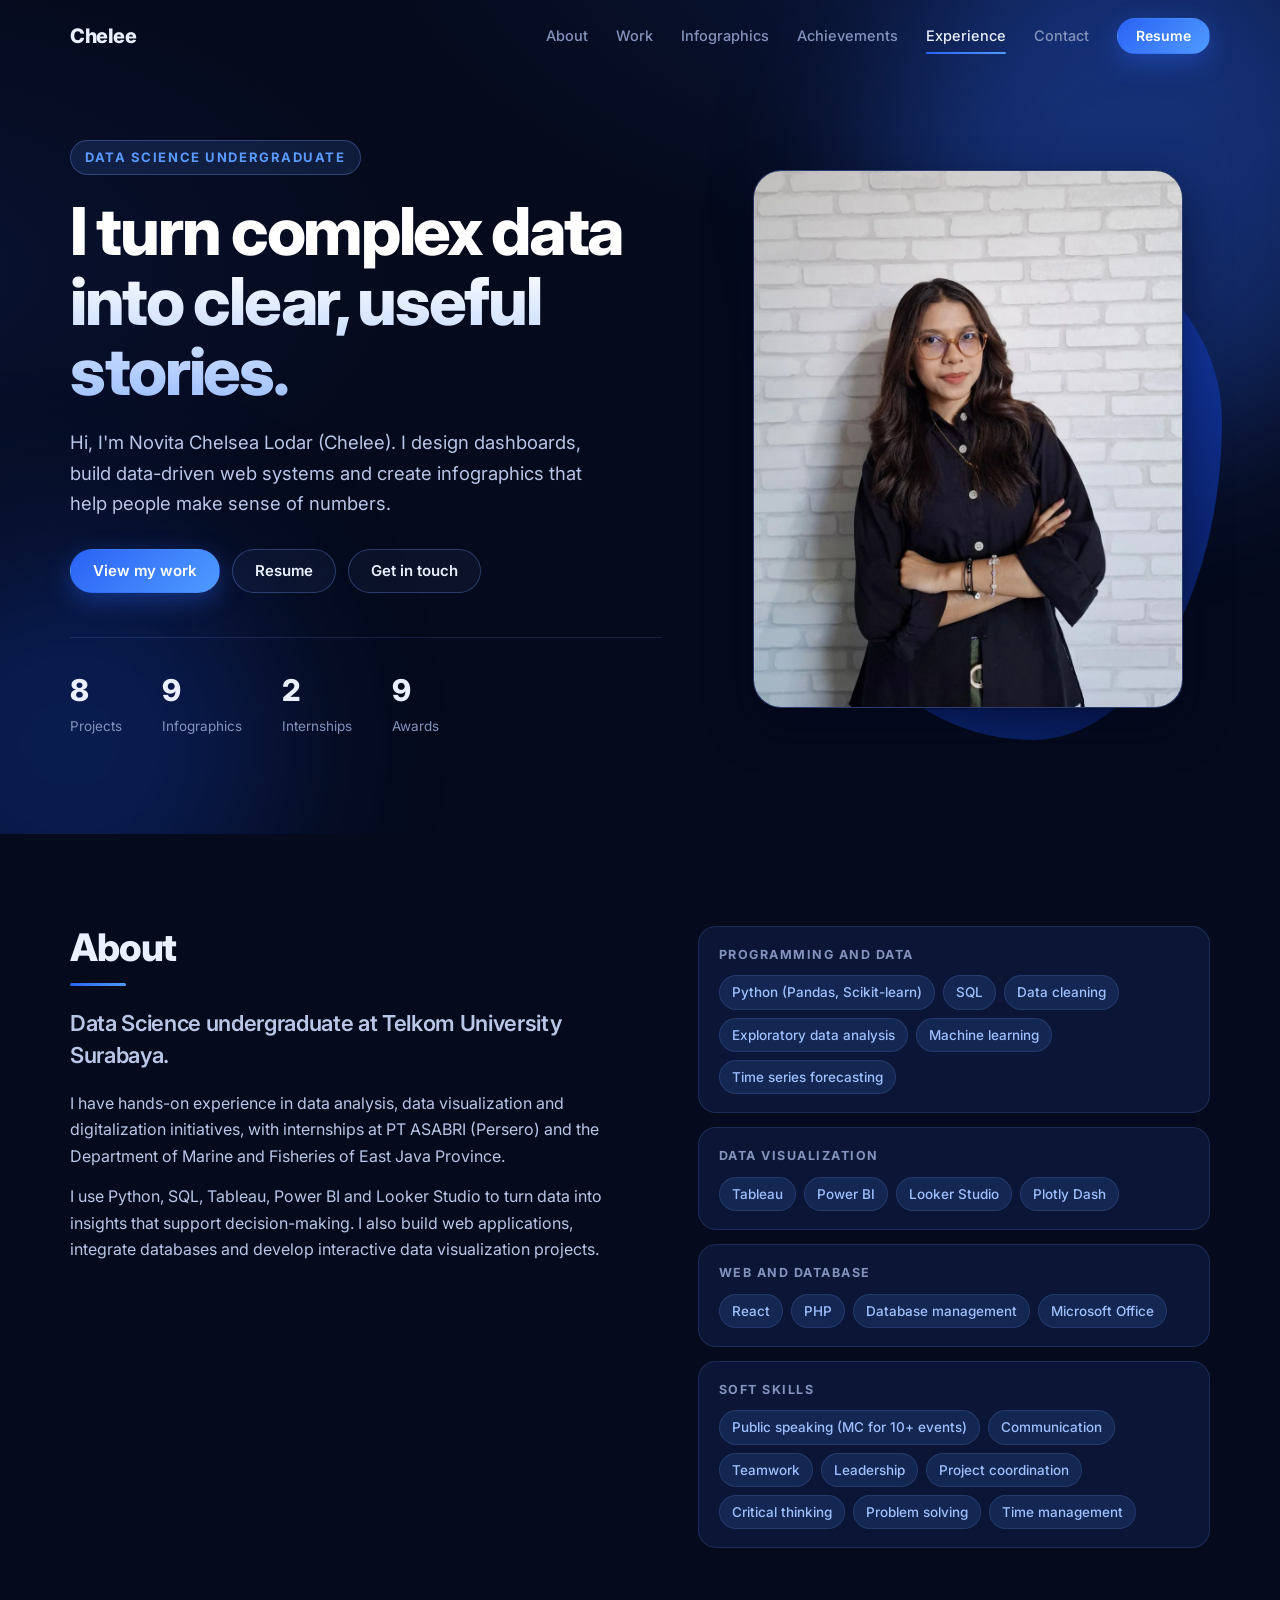
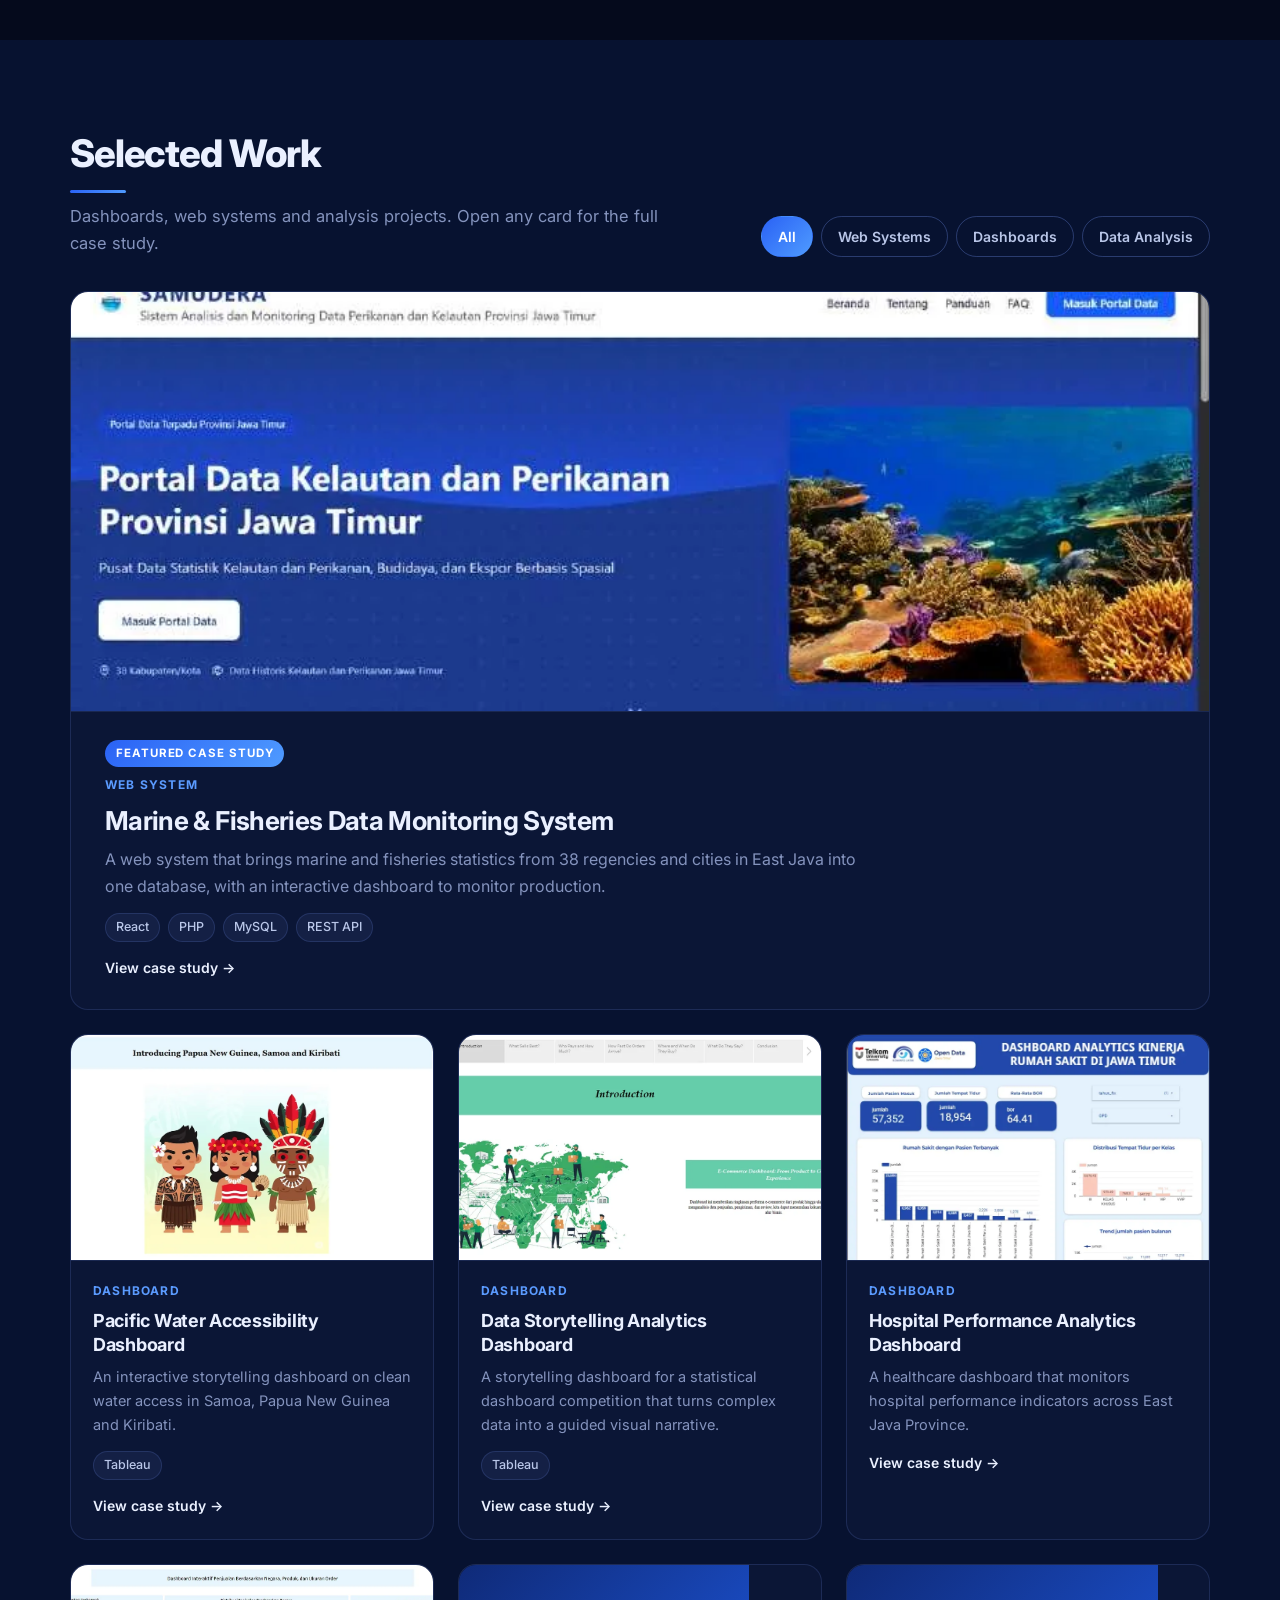
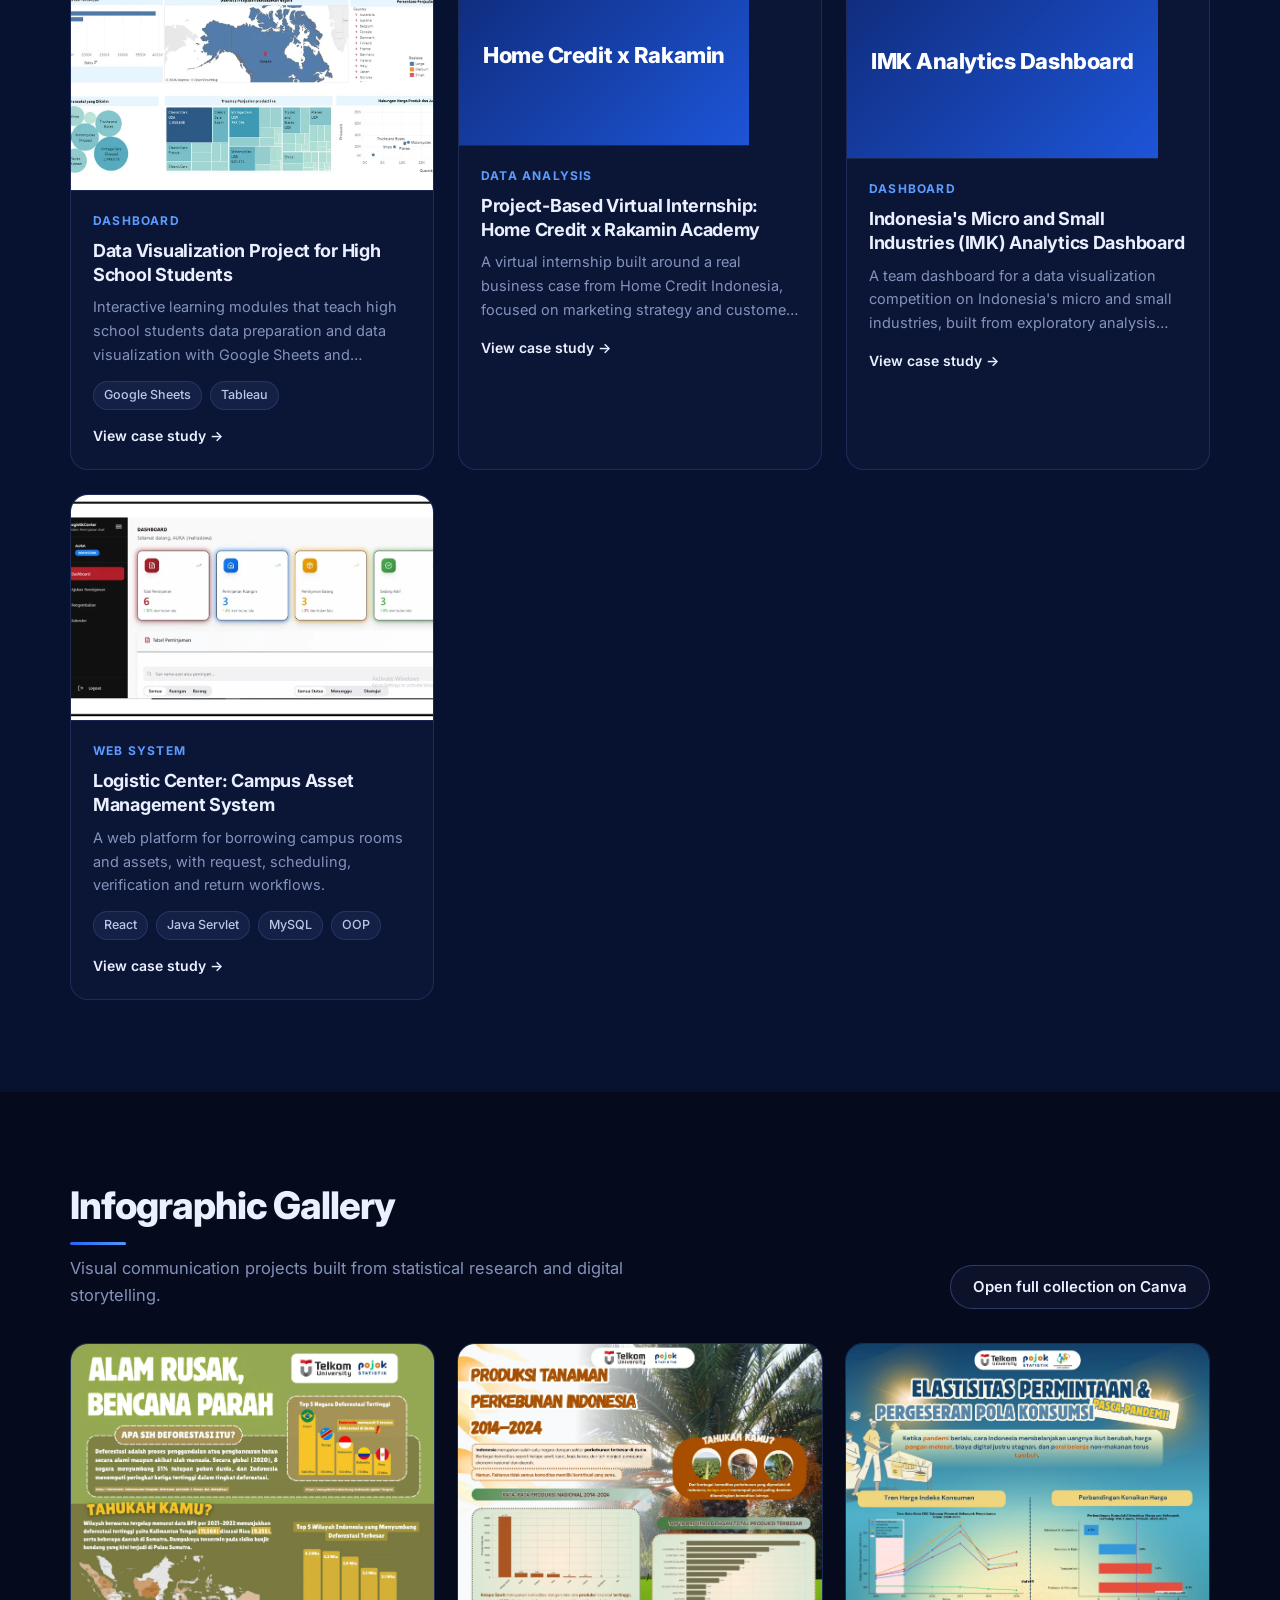
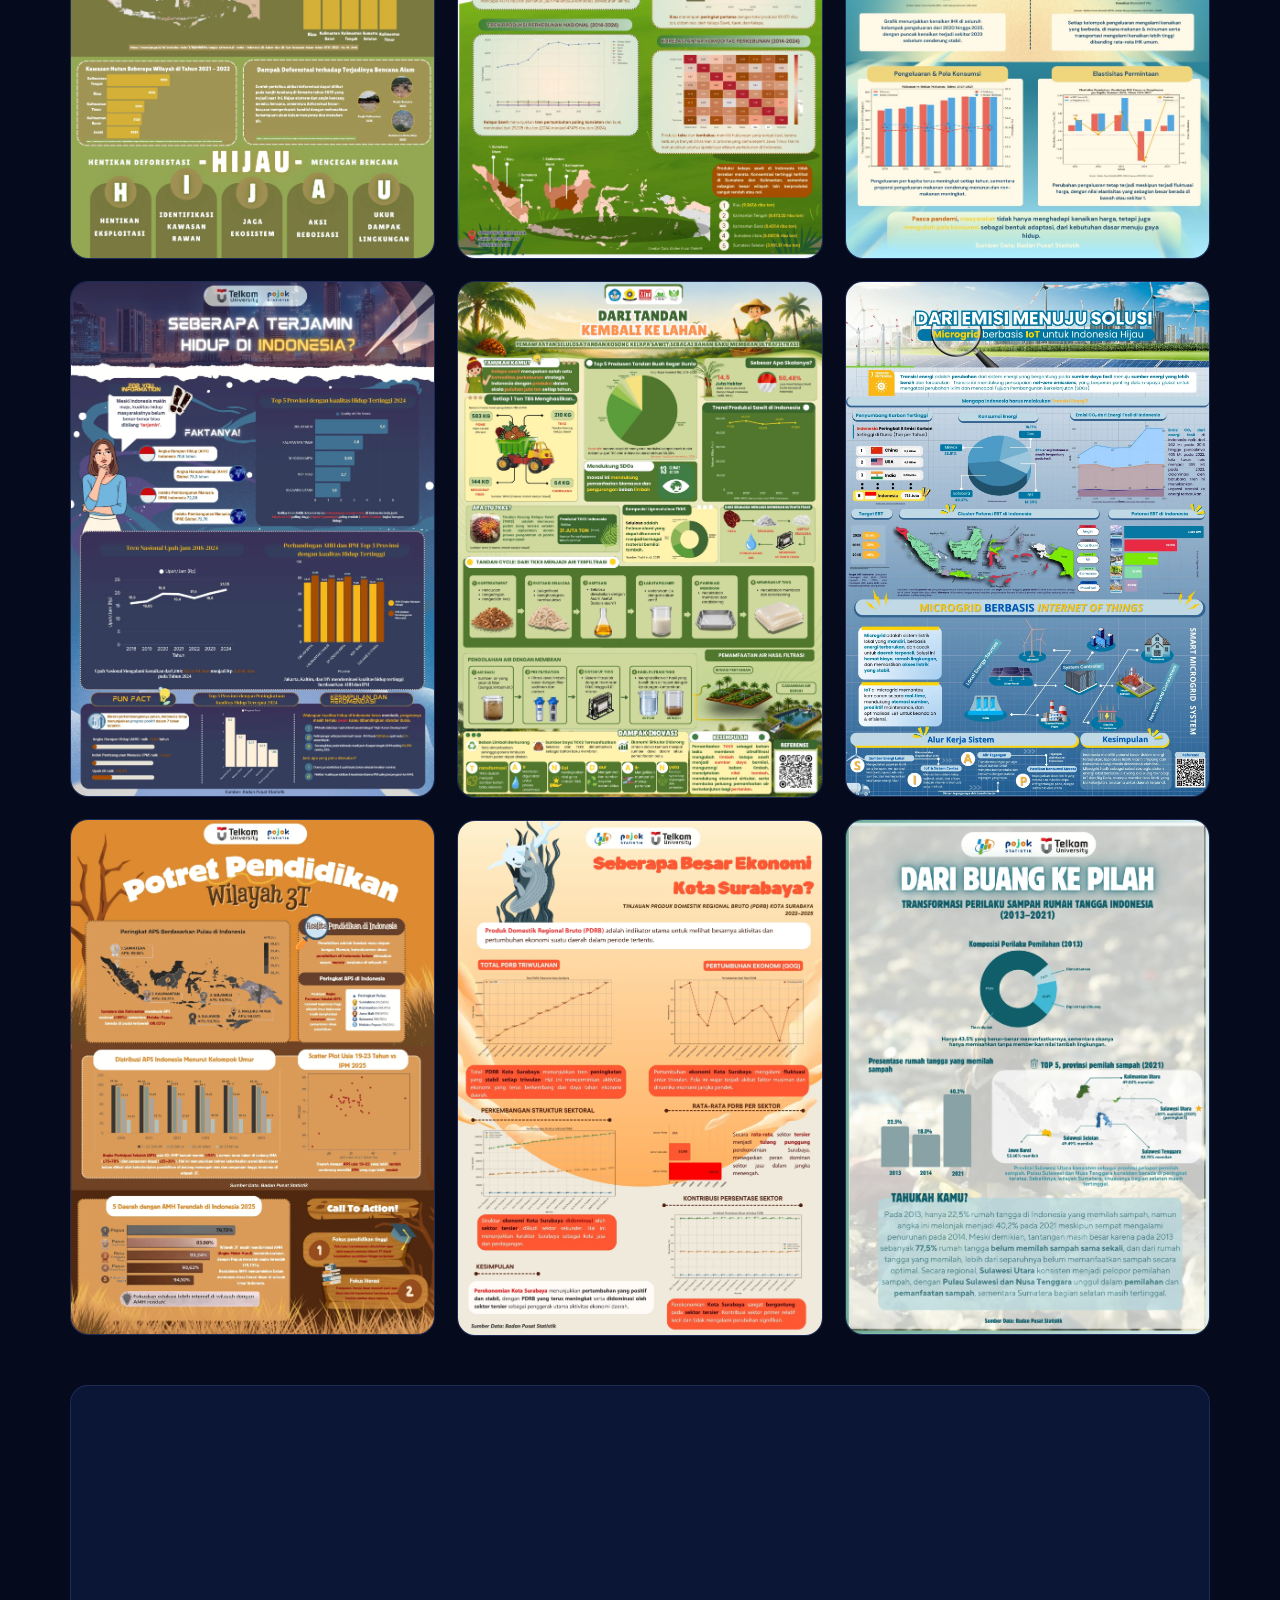
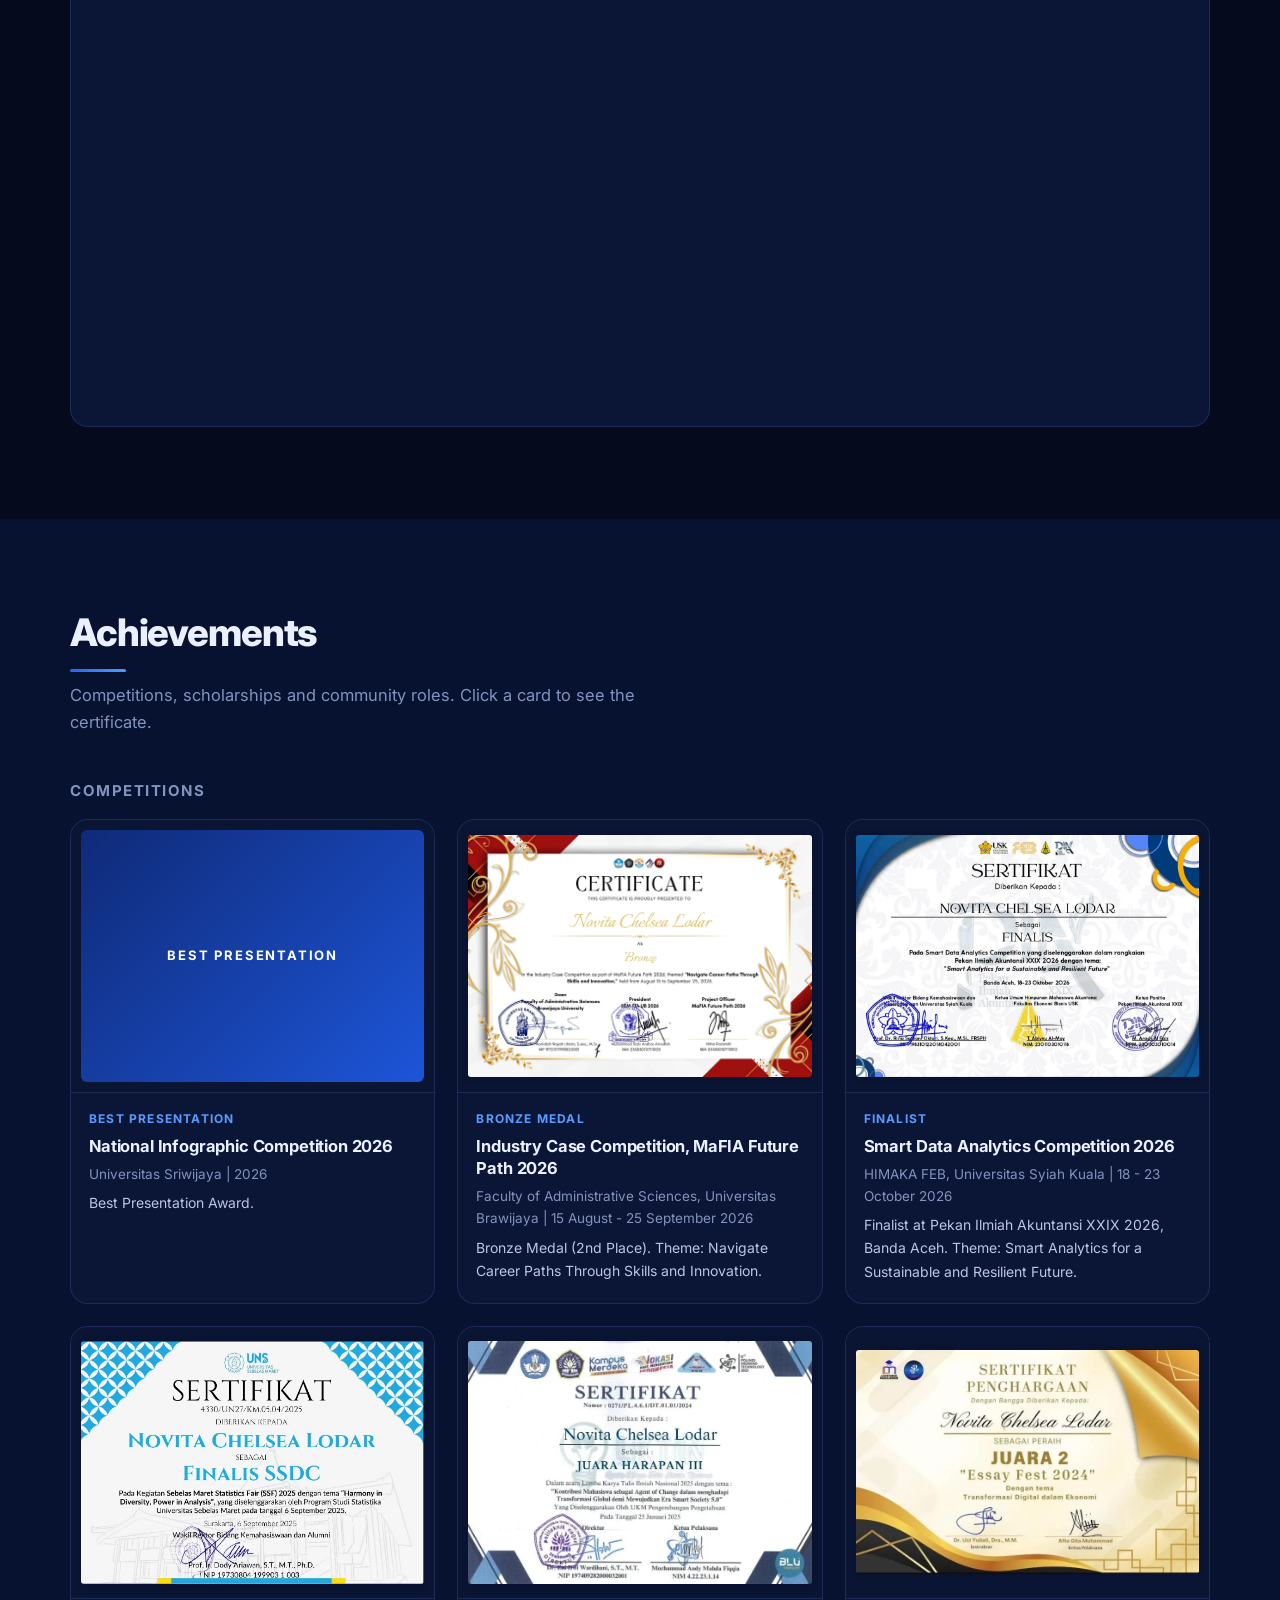
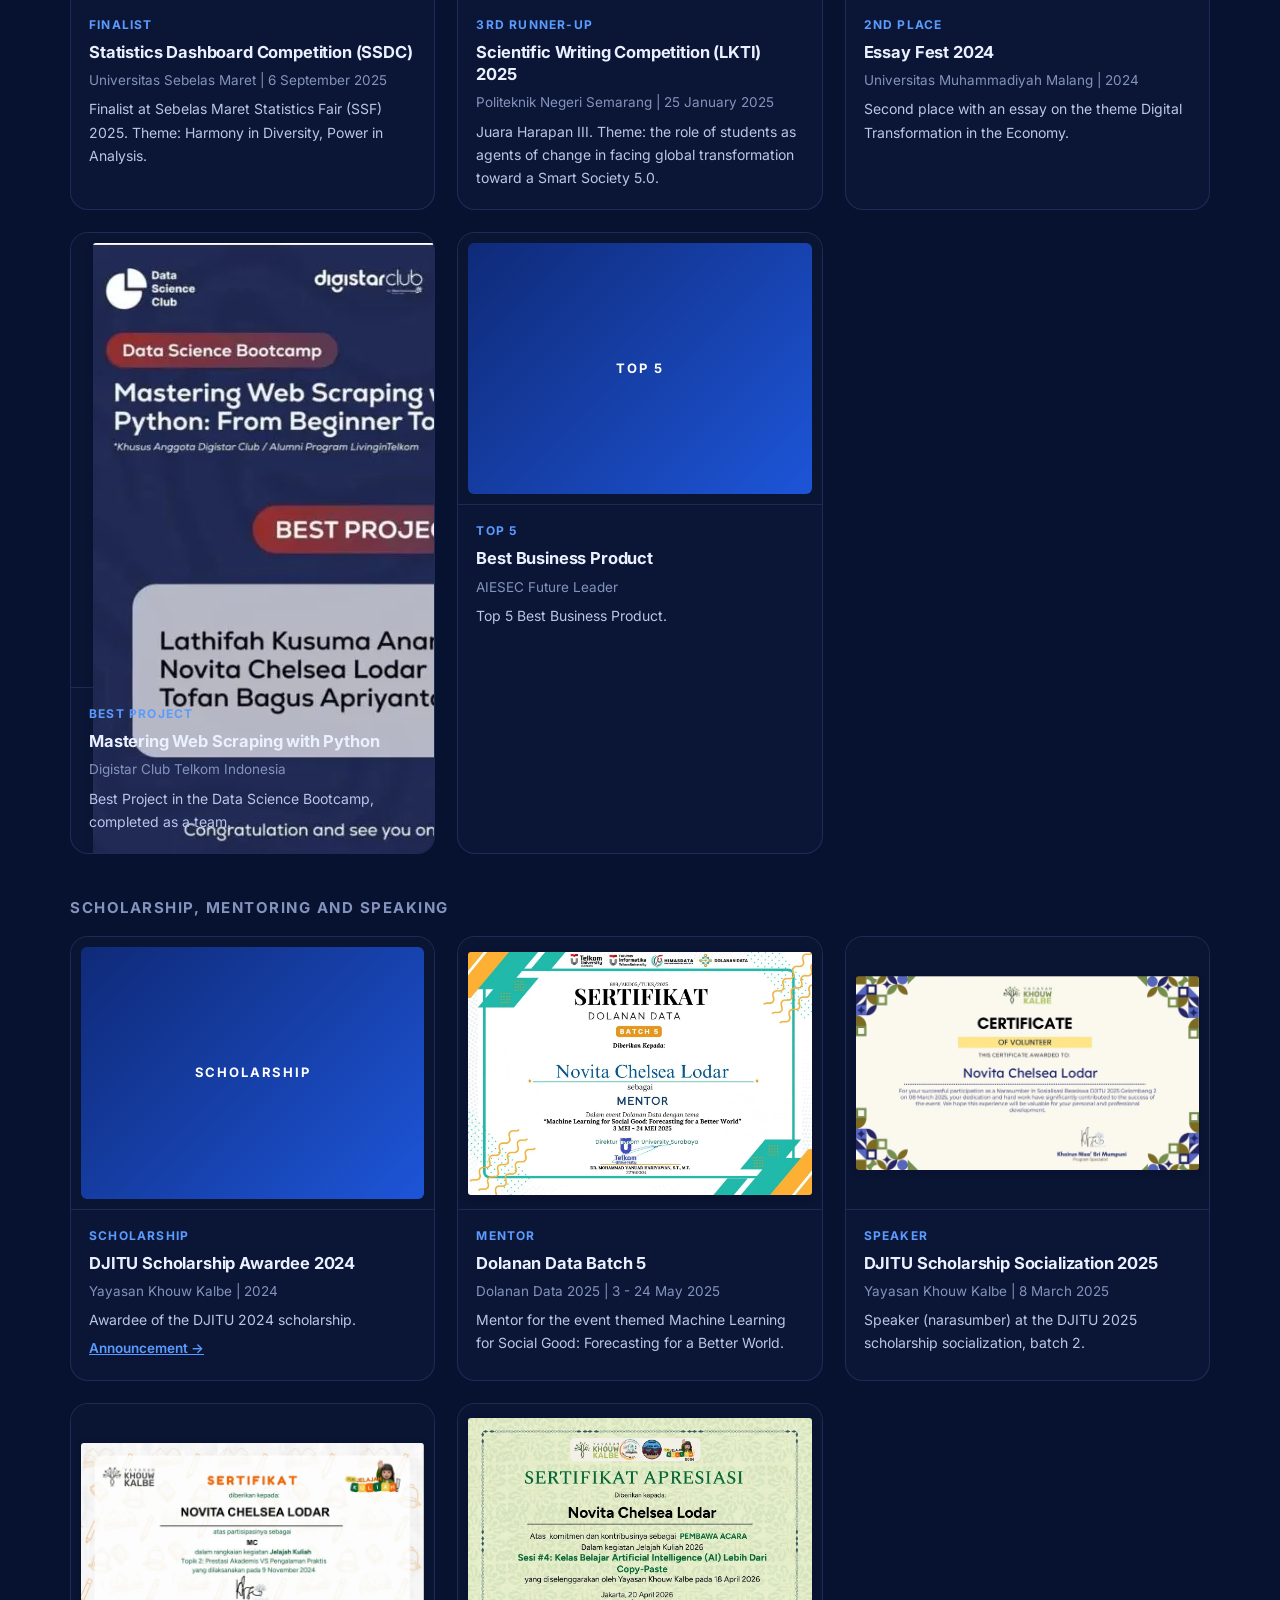
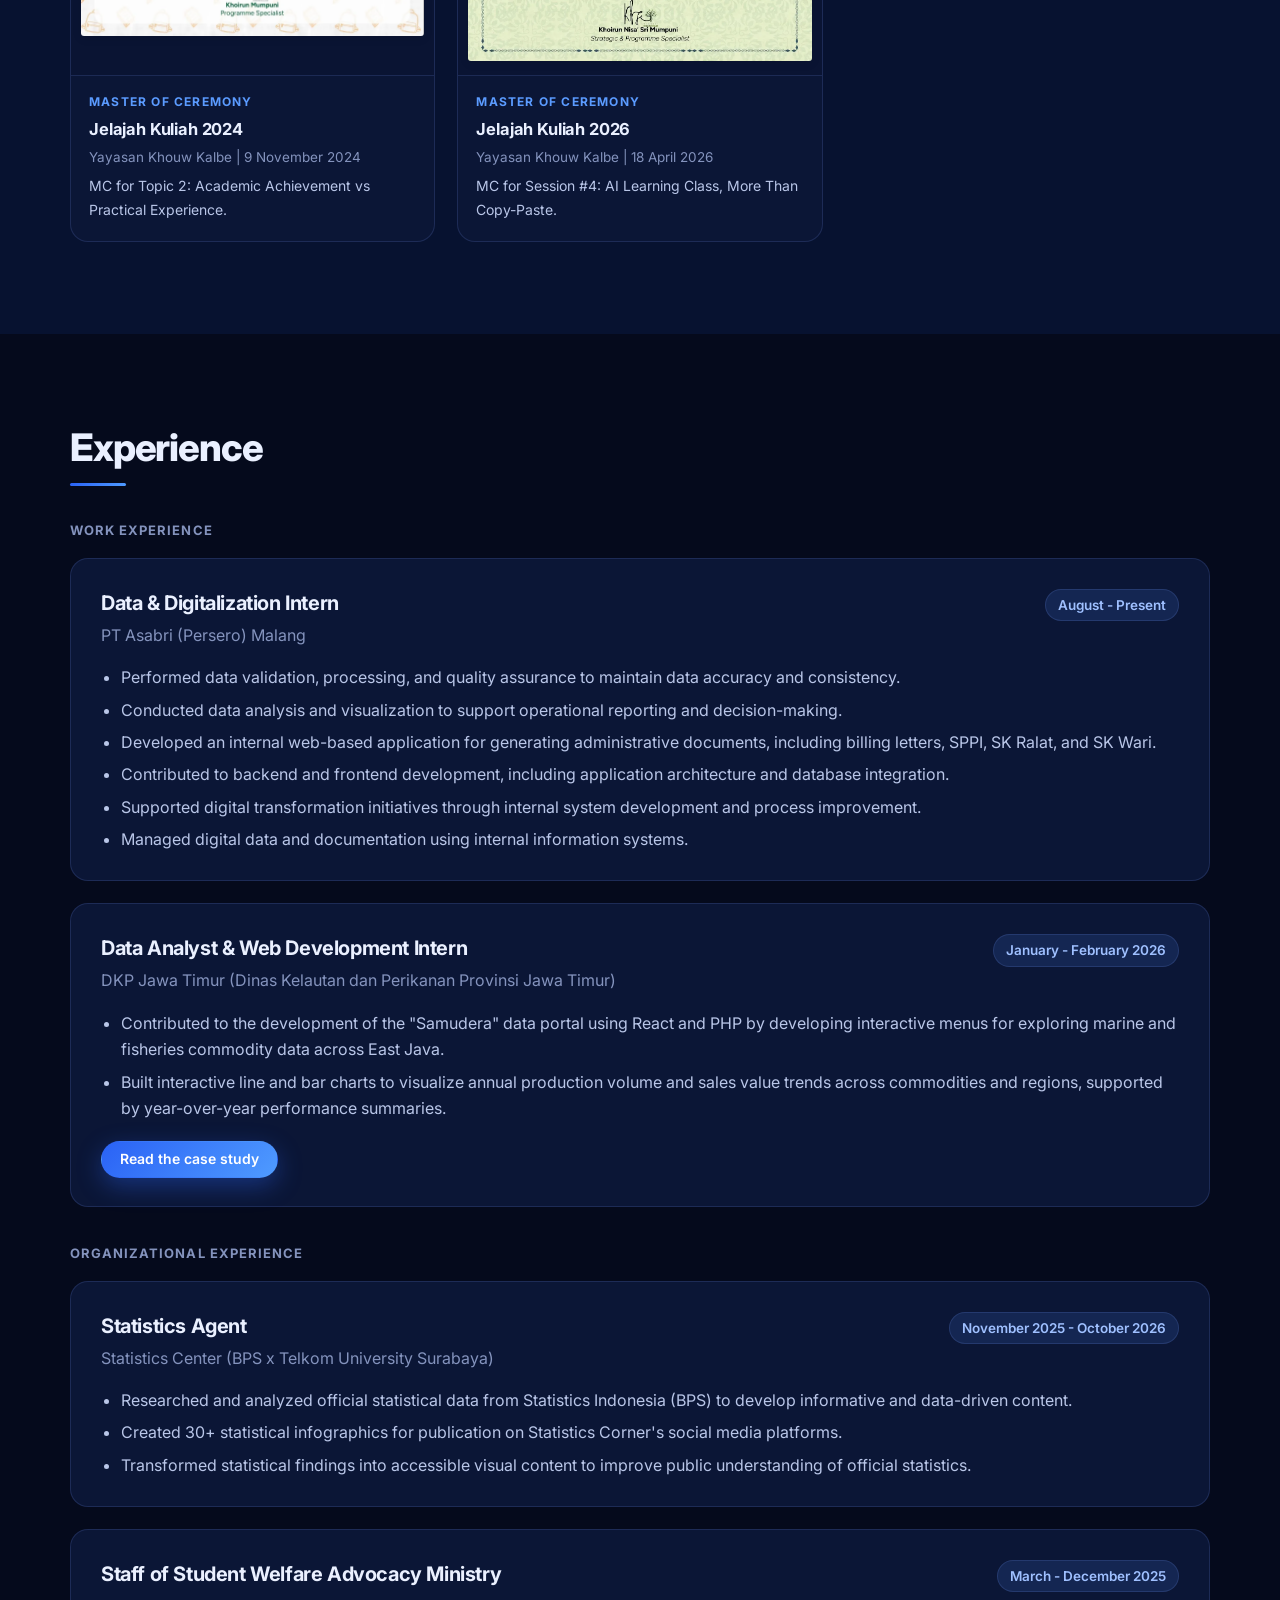
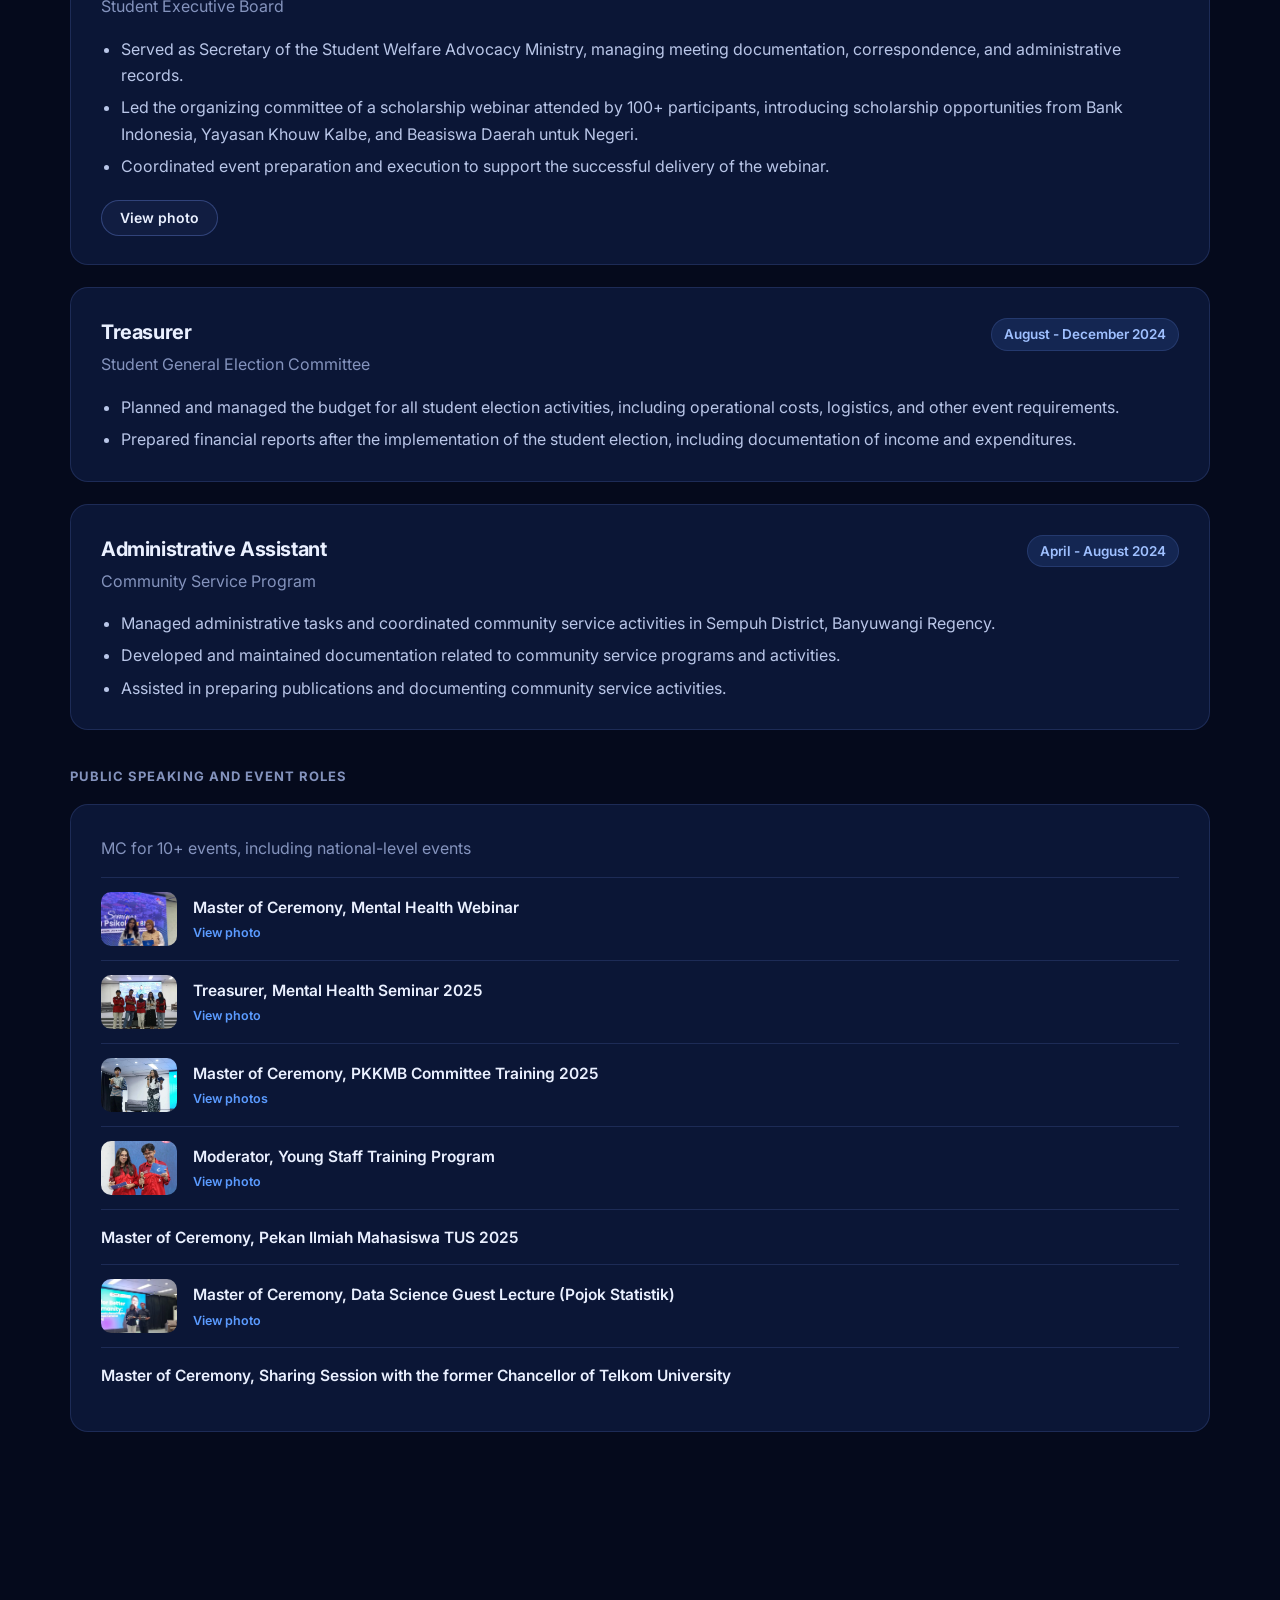
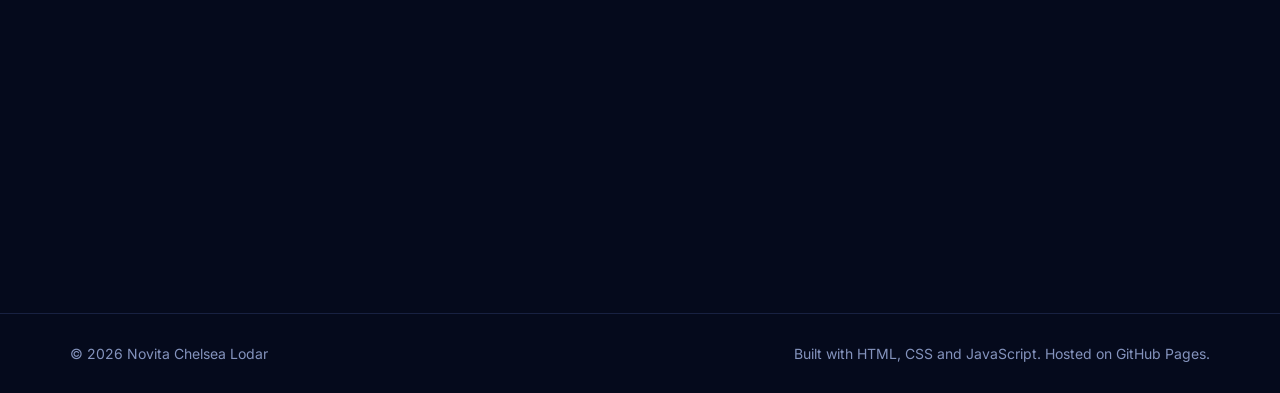
<file: index.html>
<!DOCTYPE html>
<html lang="en">
<head>
  <meta charset="utf-8" />
  <meta name="viewport" content="width=device-width, initial-scale=1" />
  <title>Chelee | Data Science Undergraduate</title>
  <meta name="description" content="Portfolio of Chelee (Novita Chelsea Lodar), a Data Science undergraduate at Telkom University Surabaya focused on data analysis, data visualization and digitalization." />
  <meta property="og:title" content="Chelee | Data Science Undergraduate" />
  <meta property="og:description" content="Dashboards, web systems and infographics that turn complex data into clear stories." />
  <meta property="og:type" content="website" />
  <meta name="theme-color" content="#050a1c" />
  <link rel="icon" href="data:image/svg+xml,%3Csvg xmlns='http://www.w3.org/2000/svg' viewBox='0 0 64 64'%3E%3Crect width='64' height='64' rx='16' fill='%232a62f5'/%3E%3Ctext x='32' y='44' font-size='34' font-family='Arial' font-weight='700' fill='%23ffffff' text-anchor='middle'%3EC%3C/text%3E%3C/svg%3E" />
  <link rel="preconnect" href="https://fonts.googleapis.com" />
  <link rel="preconnect" href="https://fonts.gstatic.com" crossorigin />
  <link href="https://fonts.googleapis.com/css2?family=Inter:wght@400;500;600;700;800&display=swap" rel="stylesheet" />
  <link rel="stylesheet" href="css/style.css?v=20261121" />
</head>
<body>
<div class="progress" aria-hidden="true"><i id="progress"></i></div>

<a class="skip" href="#main">Skip to content</a>

<header class="nav" id="nav">
  <div class="nav-inner">
    <a class="brand" href="#top" aria-label="Chelee, back to top">Chelee</a>
    <button class="menu-btn" id="menuBtn" aria-expanded="false" aria-controls="navLinks">Menu</button>
    <nav class="nav-links" id="navLinks" aria-label="Main">
      <a href="#about">About</a>
      <a href="#work">Work</a>
      <a href="#infographics">Infographics</a>
      <a href="#achievements">Achievements</a>
      <a href="#experience">Experience</a>
      <a href="#contact">Contact</a>
      <a class="btn btn-dark btn-sm" id="resumeNav" href="#">Resume</a>
    </nav>
  </div>
</header>

<main id="main">
  <section class="hero" id="top">
    <div class="wrap hero-grid">
      <div class="hero-copy">
        <p class="eyebrow rise">Data Science Undergraduate</p>
        <h1 class="rise" style="--i:1">I turn complex data into clear, useful stories.</h1>
        <p class="lead rise" style="--i:2">Hi, I'm Novita Chelsea Lodar (Chelee). I design dashboards, build data-driven web systems and create infographics that help people make sense of numbers.</p>
        <div class="cta rise" style="--i:3">
          <a class="btn btn-dark" href="#work">View my work</a>
          <a class="btn btn-line" id="resumeHero" href="#">Resume</a>
          <a class="btn btn-line" href="#contact">Get in touch</a>
        </div>
        <dl class="stats rise" style="--i:4" id="stats"></dl>
      </div>
      <figure class="hero-photo">
        <span class="blob" aria-hidden="true"></span>
        <img src="assets/img/hero.webp" alt="Portrait of Chelee" width="960" height="1200" fetchpriority="high" />
      </figure>
    </div>
  </section>

  <section class="section reveal" id="about">
    <div class="wrap about">
      <div>
        <h2 class="title">About</h2>
        <p class="big">Data Science undergraduate at Telkom University Surabaya.</p>
        <p>I have hands-on experience in data analysis, data visualization and digitalization initiatives, with internships at PT ASABRI (Persero) and the Department of Marine and Fisheries of East Java Province.</p>
        <p>I use Python, SQL, Tableau, Power BI and Looker Studio to turn data into insights that support decision-making. I also build web applications, integrate databases and develop interactive data visualization projects.</p>
      </div>
      <div class="skills" id="skills"></div>
    </div>
  </section>

  <section class="section alt reveal" id="work">
    <div class="wrap">
      <div class="head">
        <div>
          <h2 class="title">Selected Work</h2>
          <p class="sub">Dashboards, web systems and analysis projects. Open any card for the full case study.</p>
        </div>
        <div class="chips" id="filters" role="group" aria-label="Filter projects"></div>
      </div>
      <div class="cards" id="projectGrid"></div>
    </div>
  </section>

  <section class="section reveal" id="infographics">
    <div class="wrap">
      <div class="head">
        <div>
          <h2 class="title">Infographic Gallery</h2>
          <p class="sub">Visual communication projects built from statistical research and digital storytelling.</p>
        </div>
        <a class="btn btn-line" id="canvaBtn" href="#" target="_blank" rel="noopener">Open full collection on Canva</a>
      </div>
      <div class="info-grid" id="infoGrid"></div>
      <div class="embed rise" aria-label="All infographics on Canva">
        <div class="embed-frame"><iframe id="canvaEmbed" title="Infographic collection on Canva" loading="lazy" allowfullscreen="allowfullscreen" allow="fullscreen"></iframe></div>
      </div>
    </div>
  </section>

  <section class="section alt reveal" id="achievements">
    <div class="wrap">
      <h2 class="title">Achievements</h2>
      <p class="sub">Competitions, scholarships and community roles. Click a card to see the certificate.</p>
      <h3 class="group">Competitions</h3>
      <div class="cert-grid" id="compGrid"></div>
      <h3 class="group">Scholarship, mentoring and speaking</h3>
      <div class="cert-grid" id="commGrid"></div>
    </div>
  </section>

  <section class="section reveal" id="experience">
    <div class="wrap">
      <h2 class="title">Experience</h2>
      <div class="exp" id="exp"></div>
    </div>
  </section>

  <section class="section contact reveal" id="contact">
    <div class="wrap">
      <h2 class="big-title">Let's work together.</h2>
      <p class="sub">Have a dataset, a dashboard idea or an event that needs a confident MC? Send me a message.</p>
      <div class="cta center">
        <a class="btn btn-dark" id="emailBtn" href="#">Email me</a>
        <a class="btn btn-line" id="linkedinBtn" href="#" target="_blank" rel="noopener">LinkedIn</a>
        <a class="btn btn-line" id="githubBtn" href="#" target="_blank" rel="noopener">GitHub</a>
        <a class="btn btn-line" id="instagramBtn" href="#" target="_blank" rel="noopener">Instagram</a>
      </div>
    </div>
  </section>
</main>

<footer class="footer">
  <div class="wrap">
    <span>&copy; <span id="year"></span> Novita Chelsea Lodar</span>
    <span>Built with HTML, CSS and JavaScript. Hosted on GitHub Pages.</span>
  </div>
</footer>

<!-- Case study panel -->
<div class="case" id="case" aria-hidden="true" role="dialog" aria-modal="true" aria-labelledby="csTitle">
  <div class="case-bar">
    <button class="link-btn" id="csBack">&larr; Back to work</button>
    <div class="case-step">
      <button class="link-btn" id="csPrev">Previous</button>
      <button class="link-btn" id="csNext">Next</button>
    </div>
  </div>
  <article class="case-body" id="csBody"></article>
</div>

<!-- Image viewer -->
<div class="viewer" id="viewer" aria-hidden="true" role="dialog" aria-modal="true" aria-label="Image viewer">
  <div class="viewer-backdrop" data-close></div>
  <div class="viewer-card">
    <button class="viewer-x" data-close aria-label="Close viewer">Close</button>
    <div class="viewer-stage"><img id="vImg" alt="" /></div>
    <div class="viewer-foot">
      <div class="viewer-nav">
        <button class="link-btn" id="vPrev">Previous</button>
        <span id="vCount"></span>
        <button class="link-btn" id="vNext">Next</button>
      </div>
    </div>
  </div>
</div>

<noscript><p style="padding:24px">This portfolio needs JavaScript to display its content.</p></noscript>
<script src="js/data.js?v=20261121"></script>
<script src="js/main.js?v=20261121"></script>
</body>
</html>
</file>
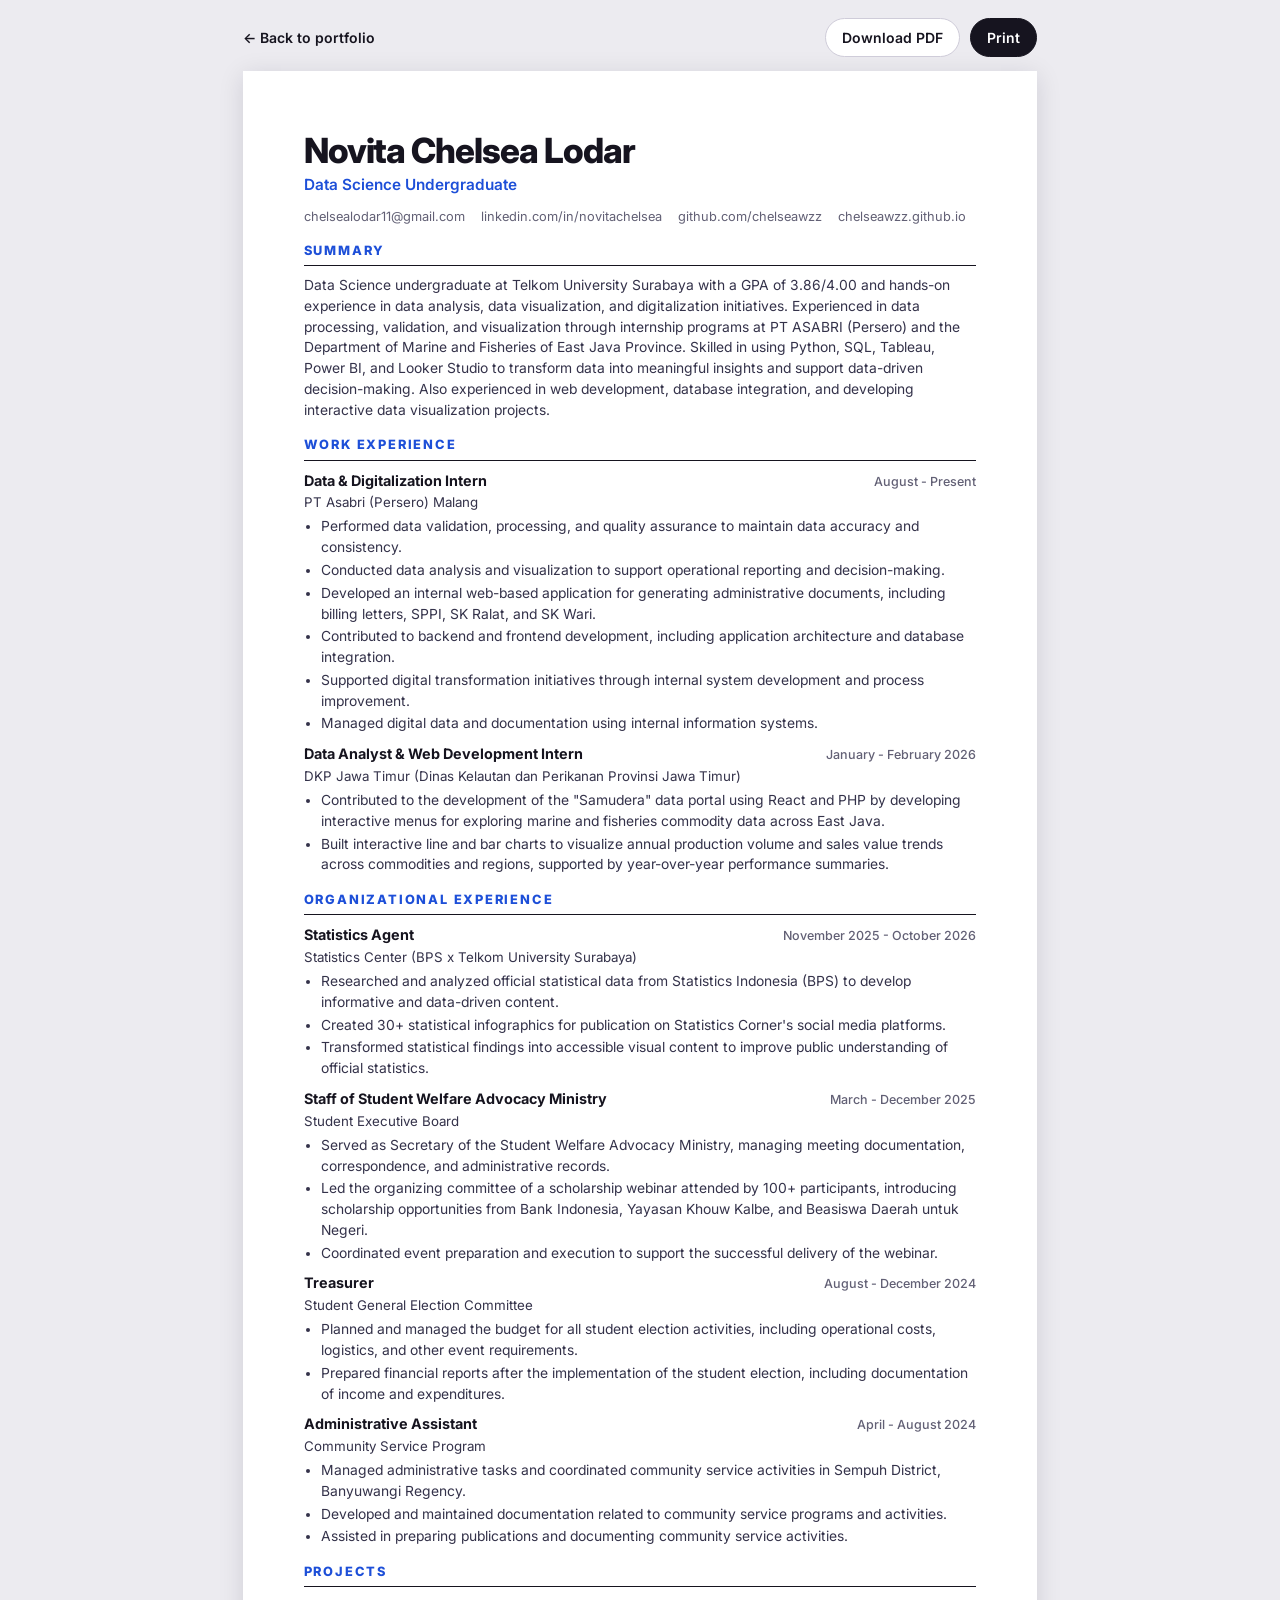
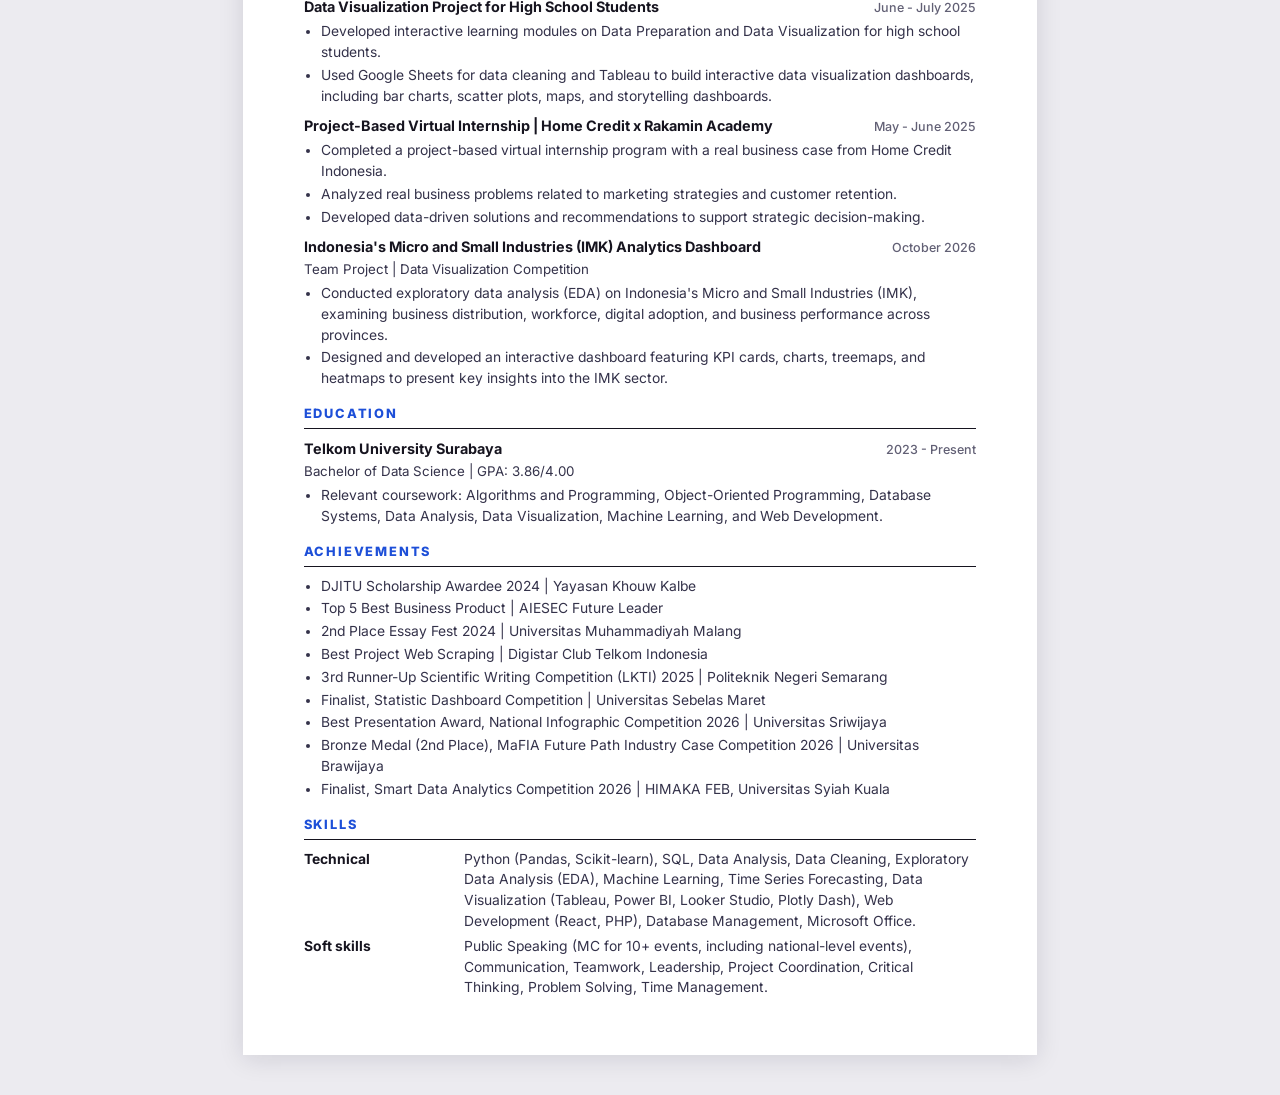
<file: resume.html>
<!DOCTYPE html>
<html lang="en">
<head>
  <meta charset="utf-8" />
  <meta name="viewport" content="width=device-width, initial-scale=1" />
  <title>Resume | Chelee</title>
  <meta name="description" content="Resume of Novita Chelsea Lodar (Chelee), Data Science student." />
  <link rel="icon" href="data:image/svg+xml,%3Csvg xmlns='http://www.w3.org/2000/svg' viewBox='0 0 64 64'%3E%3Crect width='64' height='64' rx='16' fill='%2315131d'/%3E%3Ctext x='32' y='44' font-size='34' font-family='Arial' font-weight='700' fill='%23ffffff' text-anchor='middle'%3EC%3C/text%3E%3C/svg%3E" />
  <link rel="preconnect" href="https://fonts.googleapis.com" />
  <link rel="preconnect" href="https://fonts.gstatic.com" crossorigin />
  <link href="https://fonts.googleapis.com/css2?family=Inter:wght@400;500;600;700;800&display=swap" rel="stylesheet" />
  <link rel="stylesheet" href="css/resume.css?v=20261121" />
</head>
<body>
  <div class="toolbar no-print">
    <a href="index.html">&larr; Back to portfolio</a>
    <div>
      <a class="tbtn" id="pdfBtn" href="assets/Chelee_Resume.pdf" download>Download PDF</a>
      <button class="tbtn dark" onclick="window.print()">Print</button>
    </div>
  </div>
  <main class="page" id="resume"></main>
  <script src="js/data.js?v=20261121"></script>
  <script src="js/resume.js?v=20261121"></script>
</body>
</html>
</file>
<file: css/style.css>
:root {
  --bg: #050a1c;
  --alt: #071230;
  --card: #0b1636;
  --card-2: #0f1d46;
  --ink: #eaf0ff;
  --ink-2: #b9c6e8;
  --muted: #8493bd;
  --line: rgba(122, 156, 255, 0.16);
  --line-2: rgba(122, 156, 255, 0.3);
  --accent: #5b9bff;
  --accent-2: #2f6bff;
  --soft: rgba(79, 140, 255, 0.14);
  --grad: linear-gradient(135deg, #2a62f5 0%, #4f9bff 100%);
  --radius: 18px;
  --wrap: 1140px;
  --shadow: 0 1px 2px rgba(0, 0, 0, 0.3), 0 18px 44px rgba(2, 8, 30, 0.55);
}

* { box-sizing: border-box; }
html { scroll-behavior: smooth; scroll-padding-top: 84px; }
body {
  margin: 0;
  background: var(--bg);
  color: var(--ink);
  font-family: "Inter", system-ui, -apple-system, "Segoe UI", Roboto, Arial, sans-serif;
  line-height: 1.65;
  -webkit-font-smoothing: antialiased;
  text-rendering: optimizeLegibility;
}
body.lock { overflow: hidden; }
::selection { background: var(--accent-2); color: #fff; }
body { background-image: radial-gradient(1200px 600px at 85% -10%, rgba(47, 107, 255, 0.16), transparent 60%), radial-gradient(900px 500px at -10% 30%, rgba(30, 70, 190, 0.14), transparent 60%); background-attachment: fixed; }
img { max-width: 100%; display: block; }
a { color: inherit; }
h1, h2, h3, h4, p, figure, dl, dd { margin: 0; }
.wrap { width: min(var(--wrap), 100% - 48px); margin: 0 auto; }
.skip { position: absolute; left: -999px; top: 8px; background: var(--accent-2); color: #fff; padding: 8px 14px; border-radius: 8px; z-index: 200; }
.skip:focus { left: 12px; }
:focus-visible { outline: 2px solid var(--accent); outline-offset: 3px; border-radius: 6px; }

/* ---------- buttons ---------- */
.btn { display: inline-flex; align-items: center; justify-content: center; padding: 12px 22px; border-radius: 999px; border: 1px solid transparent; font: inherit; font-weight: 600; font-size: 15px; text-decoration: none; cursor: pointer; transition: background 0.18s, color 0.18s, border-color 0.18s, transform 0.18s; line-height: 1.2; }
.btn:hover { transform: translateY(-1px); }
.btn-dark { background: var(--grad); color: #fff; box-shadow: 0 8px 24px rgba(47, 107, 255, 0.35); }
.btn-dark:hover { box-shadow: 0 10px 30px rgba(47, 107, 255, 0.55); filter: brightness(1.08); }
.btn-line { background: rgba(122, 156, 255, 0.06); color: var(--ink); border-color: var(--line-2); }
.btn-line:hover { border-color: var(--accent); background: var(--soft); }
.btn-sm { padding: 9px 18px; font-size: 14px; }
.link-btn { font: inherit; font-size: 14.5px; font-weight: 600; color: var(--ink); background: none; border: 0; padding: 8px 4px; cursor: pointer; }
.link-btn:hover { color: var(--accent); }

/* ---------- nav ---------- */
.nav { position: fixed; inset: 0 0 auto 0; z-index: 50; background: transparent; border-bottom: 1px solid transparent; transition: background 0.3s, border-color 0.3s, backdrop-filter 0.3s; }
.nav.scrolled { background: rgba(5, 10, 28, 0.78); backdrop-filter: blur(16px) saturate(140%); -webkit-backdrop-filter: blur(16px) saturate(140%); border-color: var(--line); }
.nav-inner { width: min(var(--wrap), 100% - 48px); margin: 0 auto; height: 72px; transition: height 0.3s; display: flex; align-items: center; justify-content: space-between; }
.brand { font-weight: 800; font-size: 20px; letter-spacing: -0.02em; text-decoration: none; }
.nav-links { display: flex; align-items: center; gap: 28px; }
.nav-links a:not(.btn) { text-decoration: none; font-size: 14.5px; font-weight: 500; color: var(--muted); transition: color 0.15s; }
.nav-links a:not(.btn) { position: relative; padding: 4px 0; }
.nav-links a:not(.btn)::after { content: ""; position: absolute; left: 0; right: 0; bottom: -2px; height: 2px; border-radius: 2px; background: var(--grad); transform: scaleX(0); transform-origin: left; transition: transform 0.3s; }
.nav-links a:not(.btn):hover, .nav-links a.active { color: var(--ink); }
.nav-links a:not(.btn):hover::after, .nav-links a.active::after { transform: scaleX(1); }
.nav.scrolled .nav-inner { height: 60px; }
.menu-btn { display: none; background: rgba(122,156,255,.06); border: 1px solid var(--line); color: var(--ink); font: inherit; font-size: 14px; font-weight: 600; padding: 8px 16px; border-radius: 999px; cursor: pointer; }

/* ---------- hero ---------- */
.hero { position: relative; padding: 140px 0 96px; overflow: hidden; }
.hero::before, .hero::after { content: ""; position: absolute; border-radius: 50%; filter: blur(80px); pointer-events: none; z-index: 0; transform: translate3d(0, var(--py, 0px), 0); }
.hero::before { width: 520px; height: 520px; right: -120px; top: -80px; background: rgba(47, 107, 255, 0.35); }
.hero::after { width: 420px; height: 420px; left: -140px; bottom: -120px; background: rgba(20, 70, 200, 0.3); }
.hero .wrap { position: relative; z-index: 1; }
.hero-grid { display: grid; grid-template-columns: 1.1fr 0.9fr; gap: 64px; align-items: center; }
.eyebrow { display: inline-block; font-size: 13px; font-weight: 700; letter-spacing: 0.12em; text-transform: uppercase; color: var(--accent); background: var(--soft); border: 1px solid var(--line-2); padding: 6px 14px; border-radius: 999px; }
.hero h1 { font-size: clamp(38px, 5.6vw, 66px); font-weight: 800; letter-spacing: -0.035em; line-height: 1.06; margin: 22px 0 20px; background: linear-gradient(180deg, #ffffff 30%, #9dbfff 100%); -webkit-background-clip: text; background-clip: text; color: transparent; }
.lead { font-size: 18.5px; color: var(--ink-2); max-width: 540px; }
.cta { display: flex; gap: 12px; flex-wrap: wrap; margin-top: 30px; }
.cta.center { justify-content: center; }
.stats { display: flex; gap: 40px; margin-top: 44px; padding-top: 28px; border-top: 1px solid var(--line); }
.stats div { display: flex; flex-direction: column; }
.stats dt { order: 2; font-size: 13.5px; color: var(--muted); }
.stats dd { order: 1; font-size: 30px; font-weight: 800; letter-spacing: -0.03em; }
.hero-photo { position: relative; justify-self: center; width: min(430px, 100%); transform: translate3d(0, var(--pp, 0px), 0); }
.hero-photo img { position: relative; width: 100%; height: auto; aspect-ratio: 4 / 5; object-fit: cover; border-radius: 28px; box-shadow: var(--shadow); background: var(--alt); border: 1px solid var(--line-2); }
.blob { position: absolute; inset: 7% -9% -6% 9%; background: linear-gradient(145deg, #1a4fe0, #0a1f66); border-radius: 38% 62% 44% 56% / 46% 40% 60% 54%; z-index: 0; opacity: 0.85; animation: morph 14s ease-in-out infinite; }
@keyframes morph { 50% { border-radius: 56% 44% 58% 42% / 40% 56% 44% 60%; transform: rotate(4deg) scale(1.03); } }

/* ---------- sections ---------- */
.section { padding: 92px 0; }
.section.alt { background: var(--alt); }
.title { font-size: clamp(28px, 3.6vw, 38px); font-weight: 800; letter-spacing: -0.03em; line-height: 1.15; }
.big-title { font-size: clamp(34px, 5vw, 56px); font-weight: 800; letter-spacing: -0.035em; line-height: 1.08; }
.sub { color: var(--muted); max-width: 620px; margin-top: 10px; font-size: 16.5px; }
.group { font-size: 15px; font-weight: 700; text-transform: uppercase; letter-spacing: 0.1em; color: var(--muted); margin: 42px 0 16px; }
.head { display: flex; justify-content: space-between; align-items: flex-end; gap: 24px; flex-wrap: wrap; margin-bottom: 34px; }
.reveal { opacity: 0; transform: translateY(26px); transition: opacity 0.8s cubic-bezier(.2,.7,.2,1), transform 0.8s cubic-bezier(.2,.7,.2,1); }
.reveal.in { opacity: 1; transform: none; }
.rise { opacity: 0; transform: translateY(24px) scale(0.985); transition: opacity 0.7s cubic-bezier(.2,.7,.2,1), transform 0.7s cubic-bezier(.2,.7,.2,1); transition-delay: calc(var(--i, 0) * 70ms); }
.in .rise, .rise.in { opacity: 1; transform: none; }
.title { position: relative; }
.title::after { content: ""; display: block; width: 0; height: 3px; border-radius: 3px; background: var(--grad); margin-top: 14px; transition: width 0.9s cubic-bezier(.2,.7,.2,1) 0.15s; }
.in .title::after, .title.in::after { width: 56px; }

/* about */
.about { display: grid; grid-template-columns: 1.1fr 1fr; gap: 64px; align-items: start; }
.about .big { font-size: 22px; font-weight: 600; letter-spacing: -0.015em; line-height: 1.45; margin: 22px 0 18px; }
.about p { color: var(--ink-2); }
.about p + p { margin-top: 14px; }
.skills { display: grid; gap: 14px; }
.skill { background: var(--card); border: 1px solid var(--line); border-radius: var(--radius); padding: 18px 20px; }
.skill h4 { font-size: 12.5px; text-transform: uppercase; letter-spacing: 0.12em; color: var(--muted); font-weight: 700; margin-bottom: 10px; }
.tags { display: flex; flex-wrap: wrap; gap: 8px; }
.tag { font-size: 13.5px; font-weight: 500; padding: 5px 12px; border-radius: 999px; background: var(--soft); color: #9fc0ff; border: 1px solid var(--line); }

/* chips */
.chips { display: flex; gap: 8px; flex-wrap: wrap; }
.chip { font: inherit; font-size: 14px; font-weight: 600; padding: 8px 16px; border-radius: 999px; border: 1px solid var(--line-2); background: transparent; color: var(--ink-2); cursor: pointer; transition: 0.2s; }
.chip:hover { border-color: var(--accent); color: var(--ink); }
.chip.on { background: var(--grad); color: #fff; border-color: transparent; }

/* project cards */
.cards { display: grid; grid-template-columns: repeat(3, 1fr); gap: 24px; }
.pcard { text-align: left; font: inherit; color: inherit; padding: 0; border: 1px solid var(--line); border-radius: var(--radius); background: var(--card); overflow: hidden; cursor: pointer; display: flex; flex-direction: column; transition: transform 0.3s, box-shadow 0.3s, border-color 0.3s; position: relative; }
.pcard:hover { transform: translateY(-6px); box-shadow: var(--shadow); border-color: var(--line-2); }
.pcard .media { aspect-ratio: 16 / 10; background: var(--alt); overflow: hidden; border-bottom: 1px solid var(--line); }
.pcard .media img { width: 100%; height: 100%; object-fit: cover; transition: transform 0.5s; }
.pcard:hover .media img { transform: scale(1.04); }
.pcard .body { padding: 20px 22px 22px; display: flex; flex-direction: column; gap: 8px; flex: 1; }
.kind { font-size: 12px; font-weight: 700; letter-spacing: 0.1em; text-transform: uppercase; color: var(--accent); }
.pcard h3 { font-size: 18px; font-weight: 700; letter-spacing: -0.015em; line-height: 1.35; }
.pcard .sum { font-size: 14.5px; color: var(--muted); display: -webkit-box; -webkit-line-clamp: 3; -webkit-box-orient: vertical; overflow: hidden; }
.pcard .tags { margin-top: auto; padding-top: 6px; }
.pcard .tag { background: rgba(122,156,255,.08); color: var(--ink-2); font-size: 12.5px; padding: 3px 10px; }
.ph-cover { width: 100%; height: 100%; display: grid; place-items: center; padding: 24px; text-align: center; background: linear-gradient(135deg, #0f2a78, #1d55d8); }
.ph-cover span { font-size: 22px; font-weight: 800; letter-spacing: -0.02em; line-height: 1.2; color: #fff; }
.more { font-size: 14px; font-weight: 600; margin-top: 6px; }
.pcard.wide { grid-column: 1 / -1; }
.pcard.wide .media { aspect-ratio: 823 / 313; max-height: 420px; width: 100%; }
.pcard.wide .media img { object-position: center top; }
.pcard.wide .body { padding: 28px 34px 30px; }
.pcard.wide h3 { font-size: 26px; letter-spacing: -0.025em; }
.pcard.wide .sum { font-size: 16px; max-width: 760px; -webkit-line-clamp: 4; }
.badge-feat { align-self: flex-start; font-size: 11.5px; font-weight: 700; letter-spacing: 0.08em; text-transform: uppercase; background: var(--grad); color: #fff; padding: 4px 11px; border-radius: 999px; }

/* infographics */
.info-grid { columns: 3; column-gap: 22px; }
.icard { display: block; width: 100%; margin: 0 0 22px; break-inside: avoid; text-align: left; font: inherit; color: inherit; padding: 0; border: 1px solid var(--line); border-radius: var(--radius); background: var(--card); overflow: hidden; cursor: pointer; transition: transform 0.3s, box-shadow 0.3s, border-color 0.3s; position: relative; }
.icard:hover { transform: translateY(-6px); box-shadow: var(--shadow); border-color: var(--line-2); }
.icard .media { overflow: hidden; background: var(--alt); }
.icard .media img { width: 100%; height: auto; object-fit: contain; transition: transform 0.6s; }
.icard:hover .media img { transform: scale(1.05); }
.icard::after { content: "View"; position: absolute; right: 14px; bottom: 14px; font-size: 12.5px; font-weight: 600; padding: 6px 14px; border-radius: 999px; background: rgba(5, 10, 28, 0.78); border: 1px solid var(--line-2); backdrop-filter: blur(8px); color: var(--ink); opacity: 0; transform: translateY(6px); transition: 0.25s; }
.icard:hover::after, .icard:focus-visible::after { opacity: 1; transform: none; }
.embed { margin-top: 28px; border: 1px solid var(--line); border-radius: var(--radius); overflow: hidden; background: var(--card); }
.embed-frame { position: relative; width: 100%; padding-top: 56.25%; }
.embed-frame iframe { position: absolute; inset: 0; width: 100%; height: 100%; border: 0; }

/* certificates */
.cert-grid { display: grid; grid-template-columns: repeat(3, 1fr); gap: 22px; }
.ccard { text-align: left; font: inherit; color: inherit; padding: 0; border: 1px solid var(--line); border-radius: var(--radius); background: var(--card); overflow: hidden; cursor: pointer; display: flex; flex-direction: column; transition: transform 0.3s, box-shadow 0.3s, border-color 0.3s; position: relative; }
.ccard:hover { transform: translateY(-6px); box-shadow: var(--shadow); border-color: var(--line-2); }
.ccard .media { aspect-ratio: 4 / 3; background: #0a1433; display: grid; place-items: center; padding: 10px; border-bottom: 1px solid var(--line); }
.ccard .media img { max-width: 100%; max-height: 100%; width: auto; height: auto; object-fit: contain; box-shadow: 0 2px 10px rgba(0, 0, 0, 0.1); border-radius: 3px; }
.ccard .ph { width: 100%; height: 100%; display: grid; place-items: center; background: linear-gradient(135deg, #0f2a78, #1d55d8); border-radius: 6px; font-weight: 700; letter-spacing: 0.14em; text-transform: uppercase; font-size: 13px; color: #fff; }
.ccard .body { padding: 16px 18px 20px; display: flex; flex-direction: column; gap: 6px; }
.ccard h3 { font-size: 16.5px; font-weight: 700; line-height: 1.35; letter-spacing: -0.01em; }
.ccard .meta { font-size: 13.5px; color: var(--muted); }
.ccard .desc { font-size: 14px; color: var(--ink-2); }
.ccard .link { font-size: 13.5px; font-weight: 600; color: var(--accent); }

/* experience */
.exp { display: grid; gap: 22px; margin-top: 34px; }
.xcard { background: var(--card); border: 1px solid var(--line); border-radius: var(--radius); padding: 28px 30px; transition: border-color 0.3s, transform 0.3s; position: relative; }
.xcard:hover { border-color: var(--line-2); transform: translateY(-3px); }
.xcard .top { display: flex; justify-content: space-between; gap: 16px; flex-wrap: wrap; align-items: baseline; }
.xcard h3 { font-size: 20px; font-weight: 700; letter-spacing: -0.02em; }
.xcard .org { color: var(--muted); margin-top: 2px; }
.xcard .date { font-size: 13.5px; font-weight: 600; color: #9fc0ff; background: var(--soft); border: 1px solid var(--line); padding: 4px 12px; border-radius: 999px; white-space: nowrap; }
.xcard ul { margin: 16px 0 0; padding-left: 20px; color: var(--ink-2); display: grid; gap: 6px; }
.xcard .btn { margin-top: 20px; margin-right: 8px; }
.exp-group { font-size: 13px; font-weight: 700; letter-spacing: .08em; text-transform: uppercase; color: var(--muted); margin: 14px 0 -6px; }
.exp-group:first-child { margin-top: 0; }
.roles { margin-top: 16px; display: grid; }
.role { display: grid; grid-template-columns: 76px 1fr; gap: 16px; align-items: center; padding: 14px 0; border-top: 1px solid var(--line); text-align: left; font: inherit; color: inherit; background: none; border-left: 0; border-right: 0; border-bottom: 0; width: 100%; }
.role.has { cursor: pointer; }
.role.has:hover .rt { color: var(--accent); }
.role .thumb { width: 76px; height: 54px; border-radius: 10px; overflow: hidden; background: var(--alt); }
.role .thumb img { width: 100%; height: 100%; object-fit: cover; }
.role.nophoto { grid-template-columns: 1fr; }
.rt { font-weight: 600; font-size: 15.5px; }
.rd { font-size: 14px; color: var(--muted); margin-top: 3px; }
.rhint { font-size: 12.5px; font-weight: 600; color: var(--accent); margin-top: 3px; }

/* contact */
.contact { text-align: center; background: linear-gradient(180deg, var(--alt), #06163f); position: relative; overflow: hidden; }
.contact::before { content: ""; position: absolute; left: 50%; top: -160px; width: 700px; height: 360px; transform: translateX(-50%); background: rgba(47, 107, 255, 0.3); filter: blur(100px); pointer-events: none; }
.contact .wrap { position: relative; }
.contact .sub { margin-left: auto; margin-right: auto; margin-top: 16px; }

.footer { padding: 28px 0; border-top: 1px solid var(--line); color: var(--muted); font-size: 14px; }
.footer .wrap { display: flex; justify-content: space-between; gap: 12px; flex-wrap: wrap; }

/* ---------- case study ---------- */
.case { position: fixed; inset: 0; z-index: 90; background: var(--bg); overflow-y: auto; display: none; }
.case.open { display: block; animation: rise 0.28s ease; }
.case-bar { position: sticky; top: 0; z-index: 3; display: flex; justify-content: space-between; align-items: center; padding: 10px max(24px, calc((100% - var(--wrap)) / 2)); background: rgba(5, 10, 28, 0.88); backdrop-filter: blur(12px); -webkit-backdrop-filter: blur(12px); border-bottom: 1px solid var(--line); }
.case-step { display: flex; gap: 14px; }
.case-body { width: min(900px, 100% - 48px); margin: 0 auto; padding: 48px 0 96px; }
.case-body .kind { display: block; margin-bottom: 14px; }
.case-body h1 { font-size: clamp(30px, 4.6vw, 48px); font-weight: 800; letter-spacing: -0.035em; line-height: 1.1; }
.case-body .lede { font-size: 19px; color: var(--ink-2); margin-top: 18px; max-width: 720px; }
.meta-grid { display: grid; grid-template-columns: repeat(auto-fit, minmax(190px, 1fr)); gap: 0; margin-top: 32px; border: 1px solid var(--line); border-radius: var(--radius); background: var(--card); overflow: hidden; }
.meta-grid > div { padding: 16px 20px; border-right: 1px solid var(--line); border-bottom: 1px solid var(--line); margin: 0 -1px -1px 0; }
.meta-grid dt { font-size: 12px; text-transform: uppercase; letter-spacing: 0.1em; font-weight: 700; color: var(--muted); }
.meta-grid dd { margin-top: 4px; font-weight: 500; font-size: 15px; }
.case-actions { display: flex; gap: 12px; flex-wrap: wrap; margin-top: 26px; }
.cs-cover { margin-top: 36px; border-radius: var(--radius); overflow: hidden; border: 1px solid var(--line); background: var(--alt); }
.cs-cover img { width: 100%; height: auto; }
.cs-sec { margin-top: 52px; }
.cs-sec h2 { font-size: 24px; font-weight: 800; letter-spacing: -0.025em; margin-bottom: 14px; }
.cs-sec p { color: var(--ink-2); font-size: 16.5px; }
.cs-sec p + p { margin-top: 12px; }
.cs-sec ul { margin: 14px 0 0; padding-left: 22px; display: grid; gap: 8px; color: var(--ink-2); font-size: 16.5px; }
.cs-sec p + ul { margin-top: 16px; }
.feat { display: grid; grid-template-columns: repeat(2, 1fr); gap: 14px; margin-top: 6px; }
.feat div { background: var(--card); border: 1px solid var(--line); border-radius: 14px; padding: 18px 20px; }
.feat h4 { font-size: 15.5px; font-weight: 700; margin-bottom: 4px; }
.feat p { font-size: 14.5px; color: var(--muted); }
.gal { display: grid; grid-template-columns: repeat(2, 1fr); gap: 16px; }
.gal button { text-align: left; font: inherit; padding: 0; border: 1px solid var(--line); background: var(--card); border-radius: 14px; overflow: hidden; cursor: pointer; transition: box-shadow 0.2s, transform 0.2s; }
.gal button:hover { box-shadow: var(--shadow); transform: translateY(-3px); }
.gal img { width: 100%; aspect-ratio: 16 / 10; object-fit: cover; object-position: top; background: var(--alt); }
.gal span { display: block; font-size: 13.5px; color: var(--muted); padding: 10px 14px 12px; }
.gal.single { grid-template-columns: 1fr; }
.gal.single img { aspect-ratio: auto; max-height: 560px; object-fit: contain; }
@keyframes rise { from { opacity: 0; transform: translateY(16px); } }

/* ---------- viewer ---------- */
.viewer { position: fixed; inset: 0; z-index: 120; display: none; align-items: center; justify-content: center; padding: 18px; }
.viewer.open { display: flex; }
.viewer-backdrop { position: absolute; inset: 0; background: rgba(2, 5, 16, 0.9); backdrop-filter: blur(6px); animation: fade 0.2s; }
.viewer-card { position: relative; width: min(1180px, 100%); height: calc(100vh - 36px); height: calc(100dvh - 36px); display: flex; flex-direction: column; background: var(--card); border: 1px solid var(--line-2); border-radius: 18px; overflow: hidden; animation: rise 0.25s; }
.viewer-x { position: absolute; top: 12px; right: 12px; z-index: 2; font: inherit; font-size: 13px; font-weight: 600; padding: 7px 14px; border-radius: 999px; border: 1px solid var(--line-2); background: rgba(5, 10, 28, 0.85); color: var(--ink); cursor: pointer; }
.viewer-x:hover { border-color: var(--accent); }
.viewer-stage { flex: 1; min-height: 0; overflow: auto; display: flex; background: #040818; overscroll-behavior: contain; }
.viewer-stage img { margin: auto; max-width: 100%; width: auto; height: auto; }
.viewer-stage.fit img { max-height: 100%; object-fit: contain; }
.viewer-stage img { cursor: zoom-out; }
.viewer-stage.fitall img { max-height: 100%; max-width: 100%; object-fit: contain; cursor: zoom-in; }
.viewer-foot { padding: 10px 20px; display: flex; justify-content: center; align-items: center; border-top: 1px solid var(--line); background: var(--card); }
.viewer-nav { display: flex; align-items: center; gap: 18px; color: var(--muted); font-size: 14px; }
@keyframes fade { from { opacity: 0; } }

/* ---------- scroll progress ---------- */
.progress { position: fixed; top: 0; left: 0; right: 0; height: 3px; z-index: 300; background: transparent; pointer-events: none; }
.progress i { display: block; height: 100%; width: 100%; background: var(--grad); transform-origin: left; transform: scaleX(var(--p, 0)); box-shadow: 0 0 12px rgba(79, 155, 255, 0.8); }

/* ---------- card spotlight ---------- */
.pcard::before, .icard::before, .ccard::before, .xcard::before { content: ""; position: absolute; inset: 0; border-radius: inherit; pointer-events: none; opacity: 0; transition: opacity 0.3s; background: radial-gradient(420px circle at var(--mx, 50%) var(--my, 50%), rgba(79, 155, 255, 0.16), transparent 45%); z-index: 1; }
.pcard:hover::before, .icard:hover::before, .ccard:hover::before, .xcard:hover::before { opacity: 1; }

/* ---------- responsive ---------- */
@media (max-width: 980px) {
  .hero-grid { grid-template-columns: 1fr; gap: 48px; }
  .hero-photo { order: -1; width: min(340px, 82%); }
  .hero { padding-top: 112px; }
  .about { grid-template-columns: 1fr; gap: 36px; }
  .cards { grid-template-columns: repeat(2, 1fr); }
  .info-grid { columns: 2; }
  .cert-grid { grid-template-columns: repeat(2, 1fr); }
}
@media (max-width: 760px) {
  .menu-btn { display: block; }
  .nav-links { position: absolute; top: 68px; left: 0; right: 0; display: none; flex-direction: column; align-items: stretch; gap: 0; padding: 8px 24px 20px; background: rgba(5, 10, 28, 0.97); border-bottom: 1px solid var(--line); }
  .nav-links.open { display: flex; }
  .nav-links a:not(.btn) { padding: 13px 2px; font-size: 16px; border-bottom: 1px solid var(--line); }
  .nav-links .btn { margin-top: 14px; }
  .section { padding: 68px 0; }
  .cards, .cert-grid { grid-template-columns: 1fr; }
  .info-grid { columns: 1; }
  .stats { gap: 26px; }
  .xcard { padding: 22px 20px; }
  .feat, .gal { grid-template-columns: 1fr; }
  .case-body { padding-top: 32px; }
  .pcard.wide .body { padding: 22px; }
  .pcard.wide h3 { font-size: 21px; }
}
@media (prefers-reduced-motion: reduce) {
  html { scroll-behavior: auto; }
  .reveal { opacity: 1; transform: none; transition: none; }
  .case.open, .viewer-card, .viewer-backdrop { animation: none; }
  .pcard, .icard, .ccard, .xcard, .btn, .pcard .media img, .icard .media img, .rise, .title::after { transition: none; }
  .rise { opacity: 1; transform: none; }
  .title::after { width: 56px; }
  .hero::before, .hero::after, .hero-photo { transform: none; }
  .blob { animation: none; }
}
</file>
<file: css/resume.css>
:root { --ink: #16141f; --muted: #626075; --line: #e3e0ea; --accent: #1d4fd8; }
* { box-sizing: border-box; }
body { margin: 0; background: #ecebf0; color: var(--ink); font-family: "Inter", system-ui, -apple-system, "Segoe UI", Arial, sans-serif; line-height: 1.5; -webkit-font-smoothing: antialiased; }
a { color: inherit; text-decoration: none; }
h1, h2, h3, p, ul { margin: 0; }

.toolbar { width: min(210mm, 100% - 24px); margin: 18px auto 0; display: flex; justify-content: space-between; align-items: center; gap: 12px; font-size: 14px; font-weight: 600; }
.toolbar a:hover { color: var(--accent); }
.tbtn { font: inherit; font-size: 14px; font-weight: 600; padding: 8px 16px; border-radius: 999px; border: 1px solid #cfccd9; background: #fff; color: var(--ink); cursor: pointer; display: inline-block; margin-left: 6px; }
.tbtn.dark { background: var(--ink); color: #fff; border-color: var(--ink); }

.page { width: min(210mm, 100% - 24px); margin: 14px auto 40px; background: #fff; padding: 16mm 16mm 14mm; box-shadow: 0 4px 24px rgba(20, 18, 40, 0.12); font-size: 10.4pt; }

.head h1 { font-size: 26pt; font-weight: 800; letter-spacing: -0.03em; line-height: 1.1; }
.head .role { font-size: 11.5pt; color: var(--accent); font-weight: 600; margin-top: 4px; }
.contact { display: flex; flex-wrap: wrap; gap: 4px 16px; margin-top: 10px; font-size: 9.6pt; color: var(--muted); }
.contact a:hover { color: var(--accent); }

section { margin-top: 15px; }
section > h2 { font-size: 9.6pt; text-transform: uppercase; letter-spacing: 0.14em; font-weight: 800; color: var(--accent); padding-bottom: 5px; border-bottom: 1.5px solid var(--ink); margin-bottom: 9px; }
.summary { color: #34324a; }

.item { margin-bottom: 9px; break-inside: avoid; }
.item:last-child { margin-bottom: 0; }
.row { display: flex; justify-content: space-between; gap: 14px; align-items: baseline; }
.row h3 { font-size: 10.8pt; font-weight: 700; }
.row .date { font-size: 9.4pt; color: var(--muted); white-space: nowrap; font-weight: 500; }
.sub { color: var(--muted); font-size: 10pt; }
.item ul, ul.plain { padding-left: 17px; margin-top: 3px; display: grid; gap: 2px; color: #34324a; }
ul.plain { margin-top: 0; }
.item p { color: #34324a; margin-top: 2px; }

.two { display: grid; grid-template-columns: 1fr 1fr; gap: 0 28px; }
.skillrow { display: grid; grid-template-columns: 150px 1fr; gap: 10px; margin-bottom: 4px; }
.skillrow b { font-weight: 700; }
.skillrow span { color: #34324a; }
.tools { color: var(--muted); font-size: 9.4pt; }

@page { size: A4; margin: 11mm 0; }
@media print {
  body { background: #fff; }
  .no-print { display: none !important; }
  .page { width: 210mm; margin: 0; box-shadow: none; padding: 0 14mm; font-size: 9.4pt; line-height: 1.42; }
  .head h1 { font-size: 23pt; }
  section { margin-top: 11px; }
  section > h2 { break-after: avoid; margin-bottom: 7px; }
  .item { margin-bottom: 7px; }
  .row h3 { font-size: 10pt; }
}
@media (max-width: 640px) {
  .page { padding: 22px 18px; font-size: 10pt; }
  .two { grid-template-columns: 1fr; }
  .skillrow { grid-template-columns: 1fr; gap: 0; }
  .row { flex-direction: column; gap: 0; }
}
</file>
